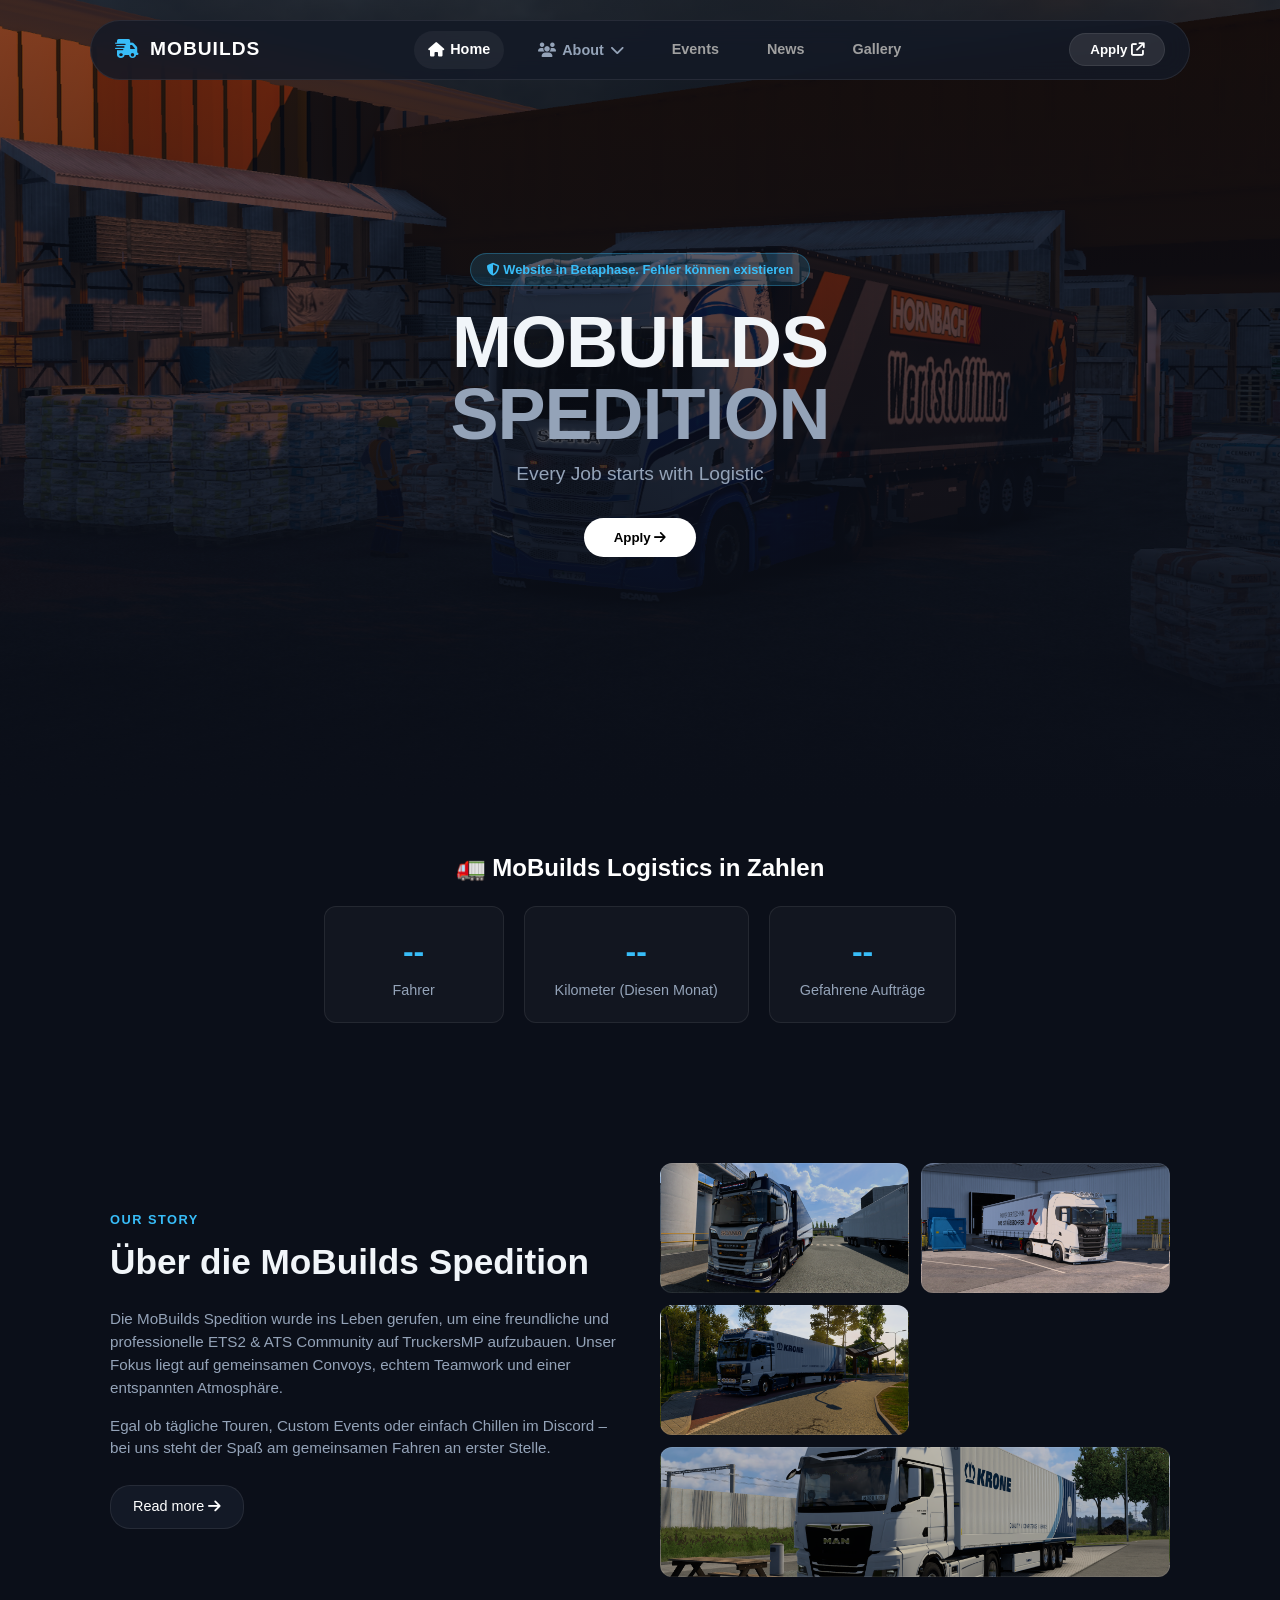
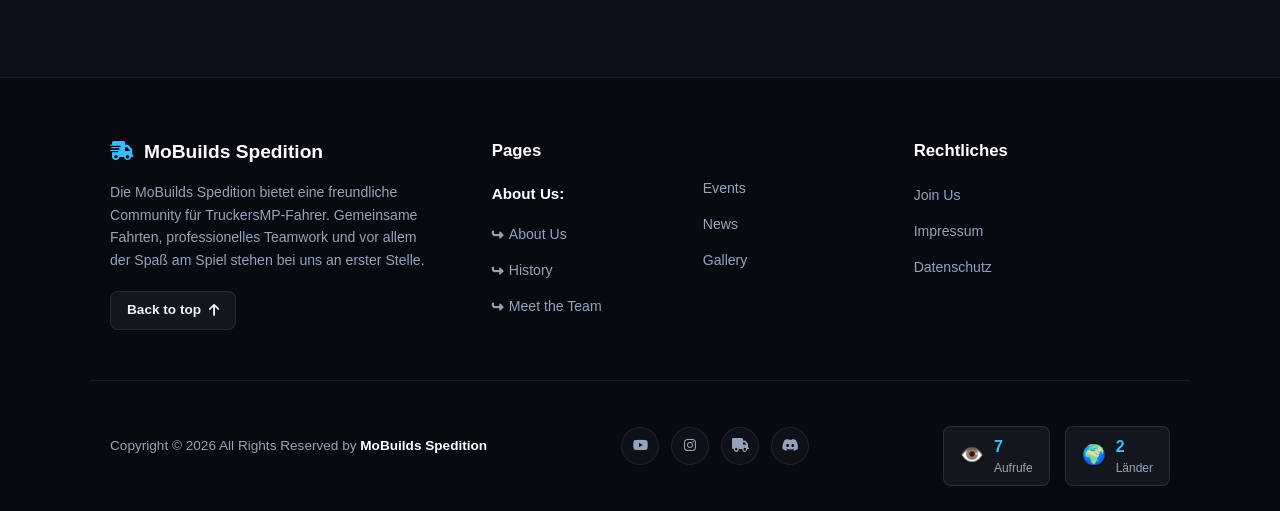
<file: index.html>
<!DOCTYPE html>
<html lang="de">
<head>
    <meta charset="UTF-8">
    <meta name="viewport" content="width=device-width, initial-scale=1.0">
    <title>MoBuilds Spedition | ETS2 & ATS Community</title>

    <!-- Logo im Browser-Tab -->
    <link rel="icon" type="image/png" href="logo.png">
    
    <!-- ... Rest deines Heads (CSS, Fonts) ... -->
</head>

<!-- Umami Analytics -->
<script 
  defer 
  src="https://cloud.umami.is/script.js" 
  data-website-id="DEINE_UMAMI_WEBSITE_ID">
</script>
    
    <!-- FontAwesome Icons -->
    <link rel="stylesheet" href="https://cdnjs.cloudflare.com/ajax/libs/font-awesome/6.4.0/css/all.min.css">
    
    <!-- Haupt-CSS -->
    <link rel="stylesheet" href="style.css">
    <!-- Favicon für den Browser-Tab -->
<link rel="icon" type="image/png" href="logo.png">
</head>
<body>

    <!-- NAVBAR -->
    <header class="navbar-wrapper">
        <nav class="navbar glass-panel">
            <a href="index.html" class="brand-logo">
                <i class="fa-solid fa-truck-fast logo-icon"></i>
                <span>MOBUILDS</span>
            </a>
            
            <div class="nav-links">
                <a href="index.html" class="nav-link active"><i class="fa-solid fa-house"></i> Home</a>
                
                <!-- ABOUT DROPDOWN -->
                <div class="dropdown">
                    <button class="dropdown-btn nav-link">
                        <i class="fa-solid fa-users"></i> About <i class="fa-solid fa-chevron-down arrow-icon"></i>
                    </button>
                    <div class="dropdown-content glass-panel">
                        <span class="dropdown-label">ÜBERSICHT</span>
                        
                        <a href="about.html" class="dropdown-item">
                            <i class="fa-solid fa-user-group"></i>
                            <div>
                                <strong>About us</strong>
                                <span>Lerne unsere Vision kennen.</span>
                            </div>
                        </a>
                        
                        <a href="history.html" class="dropdown-item">
                            <i class="fa-solid fa-clock-rotate-left"></i>
                            <div>
                                <strong>History</strong>
                                <span>Unsere Reise in ETS2.</span>
                            </div>
                        </a>
                        
                        <a href="team.html" class="dropdown-item">
                            <i class="fa-solid fa-user-shield"></i>
                            <div>
                                <strong>Meet the team</strong>
                                <span>Das Team hinter MoBuilds.</span>
                            </div>
                        </a>
                    </div>
                </div>

                <a href="events.html" class="nav-link">Events</a>
                <a href="news.html" class="nav-link">News</a>
                <a href="gallery.html" class="nav-link">Gallery</a>
            </div>
            
            <button class="btn-apply" onclick="openModal('bewerbungModal')">
                Apply <i class="fa-solid fa-arrow-up-right-from-square"></i>
            </button>
        </nav>
    </header>

    <!-- HERO SECTION -->
    <section id="home" class="hero-section">
        <div class="hero-bg" style="background-image: url('img/hero.jpg');"></div>
        <div class="hero-overlay"></div>
        
        <div class="hero-content">
            <div class="badge"><i class="fa-solid fa-shield-halved"></i> Website in Betaphase. Fehler können existieren</div>
            <h1 class="hero-title">MOBUILDS<br><span>SPEDITION</span></h1>
            <p class="hero-subtitle">Every Job starts with Logistic</p>
            <button class="btn-primary" onclick="openModal('bewerbungModal')">
                Apply <i class="fa-solid fa-arrow-right"></i>
            </button>
        </div>
    </section>

    <!-- TRUCKSBOOK STATS -->
<section class="tb-stats-section">
  <h2 style="color: #ffffff; margin-bottom: 20px;">🚛 MoBuilds Logistics in Zahlen</h2>
  <div class="tb-stats-grid">
    <div class="tb-stat-card">
      <span class="tb-number" id="tb-members">--</span>
      <span class="tb-label">Fahrer</span>
    </div>
    <div class="tb-stat-card">
      <span class="tb-number" id="tb-km-month">--</span>
      <span class="tb-label">Kilometer (Diesen Monat)</span>
    </div>
    <div class="tb-stat-card">
      <span class="tb-number" id="tb-jobs">--</span>
      <span class="tb-label">Gefahrene Aufträge</span>
    </div>
  </div>
</section>


    <!-- ABOUT / STORY SECTION -->
    <section id="about" class="section-container story-section">
        <div class="story-left">
            <span class="sub-title">OUR STORY</span>
            <h2>Über die MoBuilds Spedition</h2>
            <p>Die MoBuilds Spedition wurde ins Leben gerufen, um eine freundliche und professionelle ETS2 & ATS Community auf TruckersMP aufzubauen. Unser Fokus liegt auf gemeinsamen Convoys, echtem Teamwork und einer entspannten Atmosphäre.</p>
            <p>Egal ob tägliche Touren, Custom Events oder einfach Chillen im Discord – bei uns steht der Spaß am gemeinsamen Fahren an erster Stelle.</p>
            <a href="about.html" class="btn-secondary">Read more <i class="fa-solid fa-arrow-right"></i></a>
        </div>
        
        <div class="story-right gallery-grid-mini">
            <div class="grid-img img-large" style="background-image: url('img/story1.jpg');"></div>
            <div class="grid-img" style="background-image: url('img/story2.jpg');"></div>
            <div class="grid-img" style="background-image: url('img/story3.jpg');"></div>
            <div class="grid-img img-wide" style="background-image: url('img/story4.jpg');"></div>
        </div>
    </section>

    <!-- FOOTER SECTION -->
    <footer class="site-footer">
        <div class="footer-container">
            <!-- Spalte 1: Brand / Info -->
            <div class="footer-col brand-col">
                <div class="footer-brand">
                    <i class="fa-solid fa-truck-fast"></i>
                    <span>MoBuilds Spedition</span>
                </div>
                <p>Die MoBuilds Spedition bietet eine freundliche Community für TruckersMP-Fahrer. Gemeinsame Fahrten, professionelles Teamwork und vor allem der Spaß am Spiel stehen bei uns an erster Stelle.</p>
                <a href="#home" class="btn-back-top">Back to top <i class="fa-solid fa-arrow-up"></i></a>
            </div>

            <!-- Spalte 2: Pages -->
            <div class="footer-col">
                <h4>Pages</h4>
                <ul class="footer-links">
                    <li class="footer-subheading">About Us:</li>
                    <li><a href="about.html"><i class="fa-solid fa-turn-up fa-rotate-90"></i> About Us</a></li>
                    <li><a href="history.html"><i class="fa-solid fa-turn-up fa-rotate-90"></i> History</a></li>
                    <li><a href="team.html"><i class="fa-solid fa-turn-up fa-rotate-90"></i> Meet the Team</a></li>
                </ul>
            </div>

            <!-- Spalte 3: Navigation -->
            <div class="footer-col standalone-links">
                <ul class="footer-links">
                    <li><a href="events.html">Events</a></li>
                    <li><a href="news.html">News</a></li>
                    <li><a href="gallery.html">Gallery</a></li>
                </ul>
            </div>

            <!-- Spalte 4: Quick Links / Rechtliches -->
            <div class="footer-col">
                <h4>Rechtliches</h4>
                <ul class="footer-links">
                    <li><a href="#" onclick="openModal('bewerbungModal')">Join Us</a></li>
                    <li><a href="javascript:void(0)" onclick="openImpressum()">Impressum</a></li>
                    <li><a href="javascript:void(0)" onclick="openDatenschutz()">Datenschutz</a></li>
                </ul>
            </div>
        </div>

        <!-- Unten: Copyright & Socials -->
        <div class="footer-bottom">
            <p>Copyright &copy; 2026 All Rights Reserved by <strong>MoBuilds Spedition</strong></p>
            <div class="social-icons">
                <a href="https://www.youtube.com/@anorak4841" aria-label="YouTube"><i class="fa-brands fa-youtube"></i></a>
                <a href="https://www.instagram.com/mobuilds_spedition/" aria-label="Instagram"><i class="fa-brands fa-instagram"></i></a>
                <a href="https://truckersmp.com/vtc/90638" aria-label="TruckersMP"><i class="fa-solid fa-truck"></i></a>
                <a href="https://discord.gg/Jp56gwbBX9" aria-label="Discord"><i class="fa-brands fa-discord"></i></a>
            </div>

            <div class="website-stats-container">
  <div class="stat-card">
    <span class="stat-icon">👁️</span>
    <div class="stat-info">
      <span class="stat-value" id="pageviews-count">7</span>
      <span class="stat-label">Aufrufe</span>
    </div>
  </div>

  <div class="stat-card">
    <span class="stat-icon">🌍</span>
    <div class="stat-info">
      <span class="stat-value" id="countries-count">2</span>
      <span class="stat-label">Länder</span>
    </div>
  </div>
</div>
        </div>
    </footer>

    <!-- IMPRESSUM MODAL MIT TRUCK ANIMATION -->
<div id="impressumModal" class="modal-overlay">
    <!-- Der LKW, der durchs Bild fährt -->
    <div class="truck-wrapper">
        <i class="fa-solid fa-truck-moving truck-icon"></i>
    </div>

    <!-- Das Fenster selbst -->
    <div class="modal-window glass-panel">
        <button class="modal-close" onclick="closeImpressum()">&times;</button>
        
        <h2><i class="fa-solid fa-scale-balanced"></i> Impressum</h2>
        <hr class="modal-divider">
        
        <div class="modal-body">
            <h3>Angaben gemäß § 5 TMG</h3>
            <p><strong>MoBuilds Spedition</strong><br>
            Beethovenstraße 63<br>
            89518 Heidenheim</p>

            <h3>Vertreten durch: Maurice konrad</h3>
            <p>Die Speditionsleitung</p>

            <h3>Kontakt:</h3>
            <p>E-Mail: info@mobuilds-spedition.de<br>
            Discord: @itzanorak</p>

            <h3>Haftungsausschluss:</h3>
            <p>Dies ist eine rein virtuelle Spedition für TruckersMP (Euro Truck Simulator 2 / American Truck Simulator). Es handelt sich um kein reales Transportunternehmen.</p>
        </div>
    </div>
</div>
<script>
    // Impressum Funktionen
    function openImpressum() {
        document.getElementById('impressumModal').classList.add('active');
    }
    function closeImpressum() {
        document.getElementById('impressumModal').classList.remove('active');
    }

    // Datenschutz Funktionen
    function openDatenschutz() {
        document.getElementById('datenschutzModal').classList.add('active');
    }
    function closeDatenschutz() {
        document.getElementById('datenschutzModal').classList.remove('active');
    }

    // Schließen beim Klick außerhalb des Fensters
    window.onclick = function(event) {
        let impModal = document.getElementById('impressumModal');
        let datModal = document.getElementById('datenschutzModal');
        
        if (event.target == impModal) closeImpressum();
        if (event.target == datModal) closeDatenschutz();
    }
</script>

<!-- DATENSCHUTZ MODAL MIT TRUCK ANIMATION -->
<div id="datenschutzModal" class="modal-overlay">
    <div class="truck-wrapper">
        <i class="fa-solid fa-truck-moving truck-icon"></i>
    </div>

    <div class="modal-window glass-panel">
        <button class="modal-close" onclick="closeDatenschutz()">&times;</button>
        
        <h2><i class="fa-solid fa-user-shield"></i> Datenschutz</h2>
        <hr class="modal-divider">
        
        <div class="modal-body" style="max-height: 60vh; overflow-y: auto;">
            <h3>1. Datenschutz auf einen Blick</h3>
            <p>Die folgenden Hinweise geben einen einfachen Überblick darüber, was mit Ihren personenbezogenen Daten passiert, wenn Sie unsere Website besuchen.</p>

            <h3>2. Datenerfassung auf unserer Website</h3>
            <p>Diese Website dient ausschließlich als Informationsplattform für die virtuelle Spedition <strong>MoBuilds Spedition</strong> auf TruckersMP. Es werden keine personenbezogenen Daten ohne Ihre Zustimmung gespeichert oder verarbeitet.</p>

            <h3>3. Discord & externe Links</h3>
            <p>Auf unserer Website befinden sich Links zu externen Diensten (wie Discord, TruckersMP, YouTube). Beim Klick auf diese Links gelten die Datenschutzbestimmungen der jeweiligen Anbieter.</p>
        </div>
    </div>
</div>

<!-- BEWERBUNG MODAL -->
<div id="bewerbungModal" class="modal-overlay">
    <div class="modal-window glass-panel modal-large">
        <button class="modal-close" onclick="closeBewerbung()">&times;</button>
        
        <h2><i class="fa-solid fa-file-signature"></i> Bewerbung bei MoBuilds</h2>
        <p class="modal-subtext">Werde Teil unserer Spedition! Fülle einfach das Formular aus.</p>
        <hr class="modal-divider">
        
        <form action="https://formspree.io/f/xvzebrpr" method="POST" class="apply-form">
            <!-- Name & Alter -->
            <div class="form-row">
                <div class="form-group">
                    <label for="name">InGame-Name / Name *</label>
                    <input type="text" id="name" name="Name" required placeholder="z. B. TruckerMax">
                </div>
                <div class="form-group">
                    <label for="age">Alter *</label>
                    <input type="number" id="age" name="Alter" min="10" max="99" required placeholder="z. B. 22">
                </div>
            </div>

            <!-- VTC Erfahrung -->
            <div class="form-group">
                <label for="prevVtc">Warst du bereits in einer VTC? Falls ja, in welcher?</label>
                <input type="text" id="prevVtc" name="Vorherige_VTC" placeholder="Nein / Oder Name der VTC">
            </div>

            <!-- Map DLCs (Checkboxen) -->
            <div class="form-group">
                <label>Welche ETS2 Map DLCs besitzt du?</label>
                <div class="checkbox-grid">
                    <label class="checkbox-item"><input type="checkbox" name="DLC[]" value="Going East!"> Going East!</label>
                    <label class="checkbox-item"><input type="checkbox" name="DLC[]" value="Scandinavia"> Scandinavia</label>
                    <label class="checkbox-item"><input type="checkbox" name="DLC[]" value="Vive la France!"> Vive la France!</label>
                    <label class="checkbox-item"><input type="checkbox" name="DLC[]" value="Italia"> Italia</label>
                    <label class="checkbox-item"><input type="checkbox" name="DLC[]" value="Beyond the Baltic Sea"> Beyond the Baltic Sea</label>
                    <label class="checkbox-item"><input type="checkbox" name="DLC[]" value="Road to the Black Sea"> Road to the Black Sea</label>
                    <label class="checkbox-item"><input type="checkbox" name="DLC[]" value="Iberia"> Iberia</label>
                    <label class="checkbox-item"><input type="checkbox" name="DLC[]" value="West Balkans"> West Balkans</label>
                    <label class="checkbox-item"><input type="checkbox" name="DLC[]" value="Greece"> Greece</label>
                    <label class="checkbox-item"><input type="checkbox" name="DLC[]" value="Nordic Horizons"> Nordic Horizons</label>
                </div>
            </div>

            <!-- Führungsrolle -->
            <div class="form-group">
                <label for="managementRole">Wärst du bereit, irgendwann eine Rolle in der Speditionsleitung zu übernehmen?</label>
                <select id="managementRole" name="Bereit_für_Leitung" required>
                    <option value="" disabled selected>Bitte wählen...</option>
                    <option value="Ja">Ja, sehr gerne!</option>
                    <option value="Vielleicht">Vielleicht, nach gewisser Zeit</option>
                    <option value="Nein">Nein, ich möchte nur entspannt fahren</option>
                </select>
            </div>

            <!-- Absenden Button -->
            <button type="submit" class="btn-submit">
                Bewerbung absenden <i class="fa-solid fa-paper-plane"></i>
            </button>
        </form>
    </div>
</div>

<script>
    // Impressum
    function openImpressum() { document.getElementById('impressumModal').classList.add('active'); }
    function closeImpressum() { document.getElementById('impressumModal').classList.remove('active'); }

    // Datenschutz
    function openDatenschutz() { document.getElementById('datenschutzModal').classList.add('active'); }
    function closeDatenschutz() { document.getElementById('datenschutzModal').classList.remove('active'); }

    // Bewerbung
    function openBewerbung() { document.getElementById('bewerbungModal').classList.add('active'); }
    function closeBewerbung() { document.getElementById('bewerbungModal').classList.remove('active'); }

    // Universal Open-Modal (für Buttons mit onclick="openModal('bewerbungModal')")
    function openModal(id) {
        document.getElementById(id).classList.add('active');
    }

    // Klick außerhalb schließt Fenster
    window.onclick = function(event) {
        let impModal = document.getElementById('impressumModal');
        let datModal = document.getElementById('datenschutzModal');
        let bewModal = document.getElementById('bewerbungModal');
        
        if (event.target == impModal) closeImpressum();
        if (event.target == datModal) closeDatenschutz();
        if (event.target == bewModal) closeBewerbung();
    }
</script>

    <!-- Gib deinen Zahl-Elementen im HTML eine ID, z.B. <span id="views">7</span> -->

<script>
  // Ersetze 'mobuilds-sped.de' durch deine Domain
  fetch('https://api.countapi.xyz/hit/mobuilds-sped.de/visits')
    .then(res => res.json())
    .then(data => {
      document.getElementById('views').innerText = data.value;
    })
    .catch(err => console.error(err));
</script>
</body>
</html>
</file>
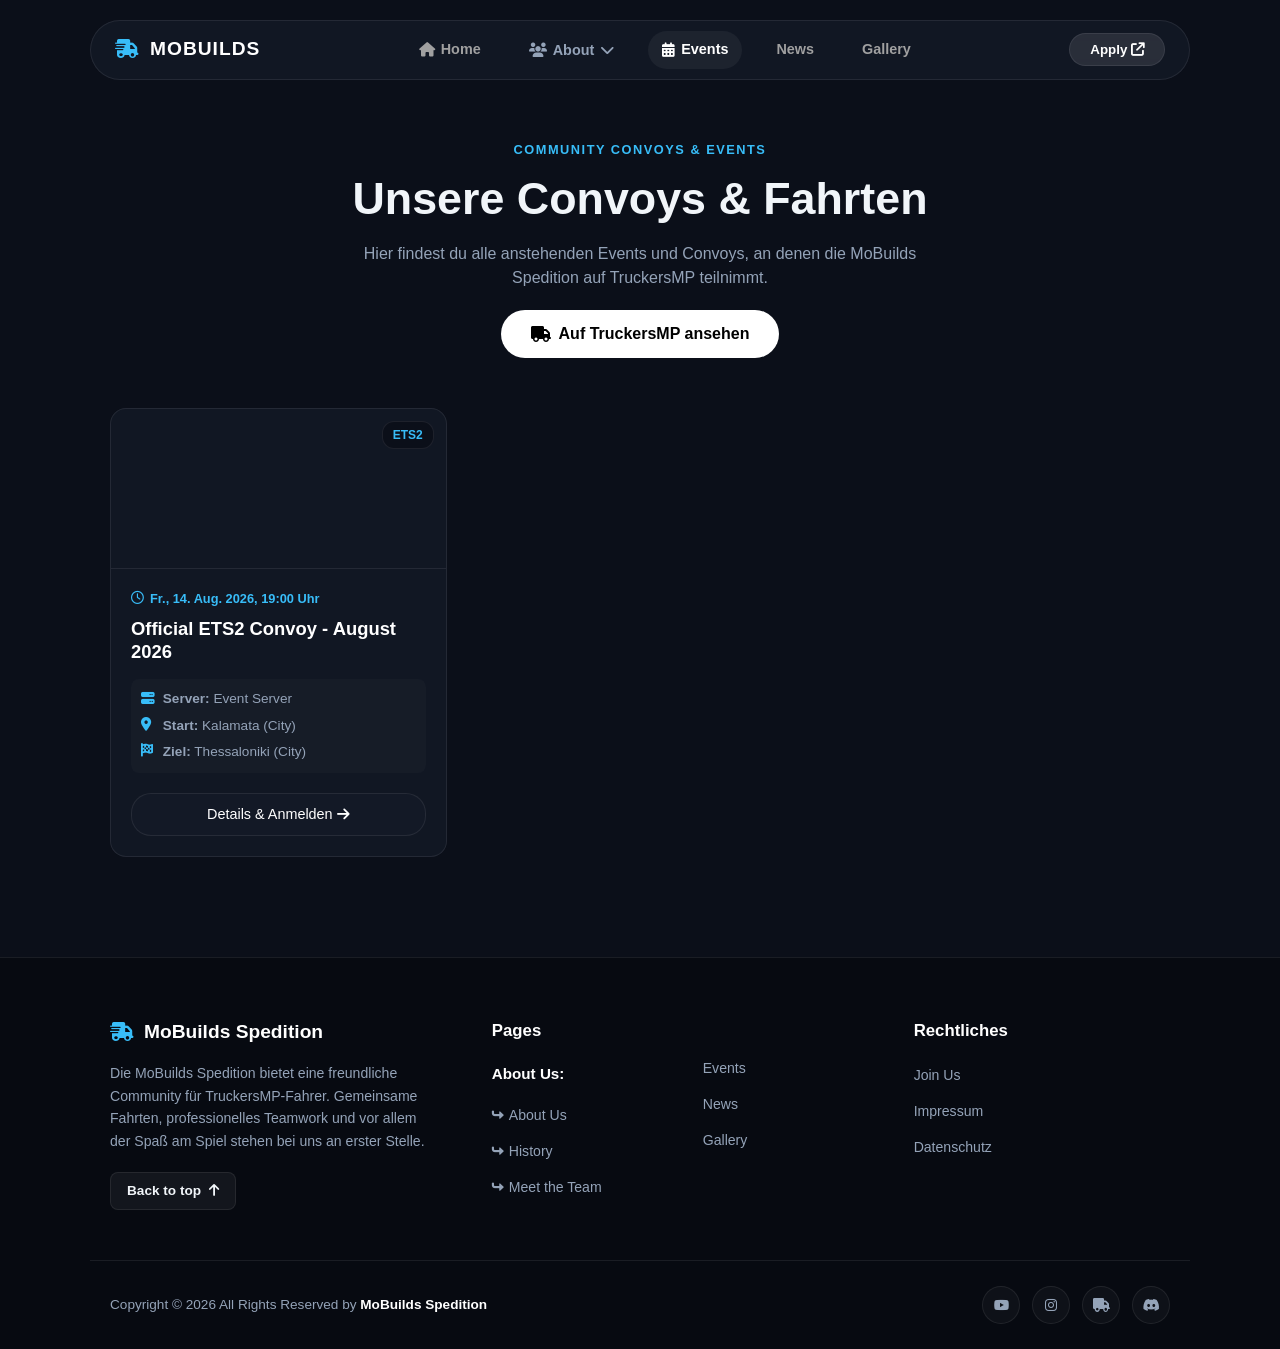
<file: events.html>
<!DOCTYPE html>
<html lang="de">
<head>
    <meta charset="UTF-8">
    <meta name="viewport" content="width=device-width, initial-scale=1.0">
    <title>Events | MoBuilds Spedition</title>
    <head>
    <meta charset="UTF-8">
    <meta name="viewport" content="width=device-width, initial-scale=1.0">
    <title>MoBuilds Logistics</title>

    <!-- Logo im Browser-Tab -->
    <link rel="icon" type="image/png" href="logo.png">
    
    <!-- ... Rest deines Heads (CSS, Fonts) ... -->
</head>
    
    <!-- FontAwesome Icons -->
    <link rel="stylesheet" href="https://cdnjs.cloudflare.com/ajax/libs/font-awesome/6.4.0/css/all.min.css">
    
    <!-- Haupt-CSS -->
    <link rel="stylesheet" href="style.css">
    <!-- Favicon für den Browser-Tab -->
<link rel="icon" type="image/png" href="logo.png">
</head>
<body>

    <!-- NAVBAR -->
    <header class="navbar-wrapper">
        <nav class="navbar glass-panel">
            <a href="index.html" class="brand-logo">
                <i class="fa-solid fa-truck-fast logo-icon"></i>
                <span>MOBUILDS</span>
            </a>
            
            <div class="nav-links">
                <a href="index.html" class="nav-link"><i class="fa-solid fa-house"></i> Home</a>
                
                <!-- ABOUT DROPDOWN -->
                <div class="dropdown">
                    <button class="dropdown-btn nav-link">
                        <i class="fa-solid fa-users"></i> About <i class="fa-solid fa-chevron-down arrow-icon"></i>
                    </button>
                    <div class="dropdown-content glass-panel">
                        <span class="dropdown-label">ÜBERSICHT</span>
                        
                        <a href="about.html" class="dropdown-item">
                            <i class="fa-solid fa-user-group"></i>
                            <div>
                                <strong>About us</strong>
                                <span>Lerne unsere Vision kennen.</span>
                            </div>
                        </a>
                        
                        <a href="history.html" class="dropdown-item">
                            <i class="fa-solid fa-clock-rotate-left"></i>
                            <div>
                                <strong>History</strong>
                                <span>Unsere Reise in ETS2.</span>
                            </div>
                        </a>
                        
                        <a href="team.html" class="dropdown-item">
                            <i class="fa-solid fa-user-shield"></i>
                            <div>
                                <strong>Meet the team</strong>
                                <span>Das Team hinter MoBuilds.</span>
                            </div>
                        </a>
                    </div>
                </div>

                <a href="events.html" class="nav-link active"><i class="fa-solid fa-calendar-days"></i> Events</a>
                <a href="news.html" class="nav-link">News</a>
                <a href="gallery.html" class="nav-link">Gallery</a>
            </div>
            
            <button class="btn-apply" onclick="openModal('bewerbungModal')">
                Apply <i class="fa-solid fa-arrow-up-right-from-square"></i>
            </button>
        </nav>
    </header>

    <!-- EVENTS HERO SECTION -->
    <section class="section-container" style="margin-top: 140px;">
        <div style="text-align: center; margin-bottom: 50px;">
            <span class="sub-title">COMMUNITY CONVOYS & EVENTS</span>
            <h1 style="font-size: 2.8rem; font-weight: 800; margin-bottom: 10px;">Unsere Convoys & Fahrten</h1>
            <p style="color: var(--text-muted); max-width: 600px; margin: 0 auto 20px auto;">
                Hier findest du alle anstehenden Events und Convoys, an denen die MoBuilds Spedition auf TruckersMP teilnimmt.
            </p>
            <a href="https://truckersmp.com/vtc/90638/events" target="_blank" class="btn-primary" style="display: inline-flex; align-items: center; gap: 8px; text-decoration: none;">
                <i class="fa-solid fa-truck"></i> Auf TruckersMP ansehen
            </a>
        </div>

        <!-- EVENTS GRID CONTAINER -->
        <div id="eventsContainer" class="events-grid">
            <div class="loading-state glass-panel">
                <i class="fa-solid fa-spinner fa-spin"></i>
                <p>Lade Events von TruckersMP...</p>
            </div>
        </div>
    </section>

    <!-- FOOTER SECTION -->
    <footer class="site-footer">
        <div class="footer-container">
            <div class="footer-col brand-col">
                <div class="footer-brand">
                    <i class="fa-solid fa-truck-fast"></i>
                    <span>MoBuilds Spedition</span>
                </div>
                <p>Die MoBuilds Spedition bietet eine freundliche Community für TruckersMP-Fahrer. Gemeinsame Fahrten, professionelles Teamwork und vor allem der Spaß am Spiel stehen bei uns an erster Stelle.</p>
                <a href="#top" class="btn-back-top">Back to top <i class="fa-solid fa-arrow-up"></i></a>
            </div>

            <div class="footer-col">
                <h4>Pages</h4>
                <ul class="footer-links">
                    <li class="footer-subheading">About Us:</li>
                    <li><a href="about.html"><i class="fa-solid fa-turn-up fa-rotate-90"></i> About Us</a></li>
                    <li><a href="history.html"><i class="fa-solid fa-turn-up fa-rotate-90"></i> History</a></li>
                    <li><a href="team.html"><i class="fa-solid fa-turn-up fa-rotate-90"></i> Meet the Team</a></li>
                </ul>
            </div>

            <div class="footer-col standalone-links">
                <ul class="footer-links">
                    <li><a href="events.html">Events</a></li>
                    <li><a href="news.html">News</a></li>
                    <li><a href="gallery.html">Gallery</a></li>
                </ul>
            </div>

            <div class="footer-col">
                <h4>Rechtliches</h4>
                <ul class="footer-links">
                    <li><a href="javascript:void(0)" onclick="openBewerbung()">Join Us</a></li>
                    <li><a href="javascript:void(0)" onclick="openImpressum()">Impressum</a></li>
                    <li><a href="javascript:void(0)" onclick="openDatenschutz()">Datenschutz</a></li>
                </ul>
            </div>
        </div>

        <div class="footer-bottom">
            <p>Copyright &copy; 2026 All Rights Reserved by <strong>MoBuilds Spedition</strong></p>
            <div class="social-icons">
                <a href="#" aria-label="YouTube"><i class="fa-brands fa-youtube"></i></a>
                <a href="#" aria-label="Instagram"><i class="fa-brands fa-instagram"></i></a>
                <a href="https://truckersmp.com/vtc/90638" target="_blank" aria-label="TruckersMP"><i class="fa-solid fa-truck"></i></a>
                <a href="#" aria-label="Discord"><i class="fa-brands fa-discord"></i></a>
            </div>
        </div>
    </footer>

    <!-- SCRIPT FOR TRUCKERSMP EVENTS FETCHING -->
   <script>
    // DEINE EVENT-IDS:
    const attendingEventIds = [36863];

    async function fetchAttendingEvents() {
        const container = document.getElementById('eventsContainer');
        let loadedEvents = [];

        // Live-Daten von TruckersMP abrufen
        for (let id of attendingEventIds) {
            try {
                const response = await fetch(`https://api.truckersmp.com/v2/events/${id}`);
                const data = await response.json();
                
                if (!data.error && data.response) {
                    loadedEvents.push(data.response);
                }
            } catch (err) {
                console.log("Lokaler Testmodus aktiv (CORS-Schutz des Browsers)");
            }
        }

        // Falls lokal blockiert (file://), nutze Test-Daten
        if (loadedEvents.length === 0) {
            loadedEvents = [{
                id: 36863,
                name: "Official ETS2 Convoy - August 2026",
                game: "ETS2",
                start_at: "2026-08-14 19:00:00",
                banner: "https://static.truckersmp.com/images/events/banners/36863.png",
                server: { name: "Event Server" },
                departure: { location: "Kalamata (City)" },
                arrive: { location: "Thessaloniki (City)" }
            }];
        }

        renderEvents(loadedEvents);
    }

    function renderEvents(events) {
        const container = document.getElementById('eventsContainer');
        container.innerHTML = '';

        events.forEach(event => {
            const eventDate = new Date(event.start_at);
            const formattedDate = eventDate.toLocaleDateString('de-DE', {
                weekday: 'short', day: '2-digit', month: 'short', year: 'numeric', hour: '2-digit', minute: '2-digit'
            });

            // Banner-URL von TMP prüfen oder Fallback nutzen
            const bannerUrl = event.banner || 'img/hero.jpg';

            const eventCard = document.createElement('div');
            eventCard.className = 'event-card glass-panel';
            eventCard.innerHTML = `
                <div class="event-banner" style="background-image: url('${bannerUrl}');">
                    <span class="event-badge">${event.game || 'ETS2'}</span>
                </div>
                <div class="event-content">
                    <span class="event-date"><i class="fa-regular fa-clock"></i> ${formattedDate} Uhr</span>
                    <h3 class="event-title">${event.name}</h3>
                    <div class="event-details">
                        <p><i class="fa-solid fa-server"></i> <strong>Server:</strong> ${event.server ? event.server.name : 'TBA'}</p>
                        <p><i class="fa-solid fa-location-dot"></i> <strong>Start:</strong> ${event.departure ? (event.departure.location || event.departure.city) : 'TBA'}</p>
                        <p><i class="fa-solid fa-flag-checkered"></i> <strong>Ziel:</strong> ${event.arrive ? (event.arrive.location || event.arrive.city) : 'TBA'}</p>
                    </div>
                    <a href="https://truckersmp.com/events/${event.id}" target="_blank" class="btn-secondary event-btn">
                        Details & Anmelden <i class="fa-solid fa-arrow-right"></i>
                    </a>
                </div>
            `;
            container.appendChild(eventCard);
        });
    }

    document.addEventListener('DOMContentLoaded', fetchAttendingEvents);
</script>
</file>
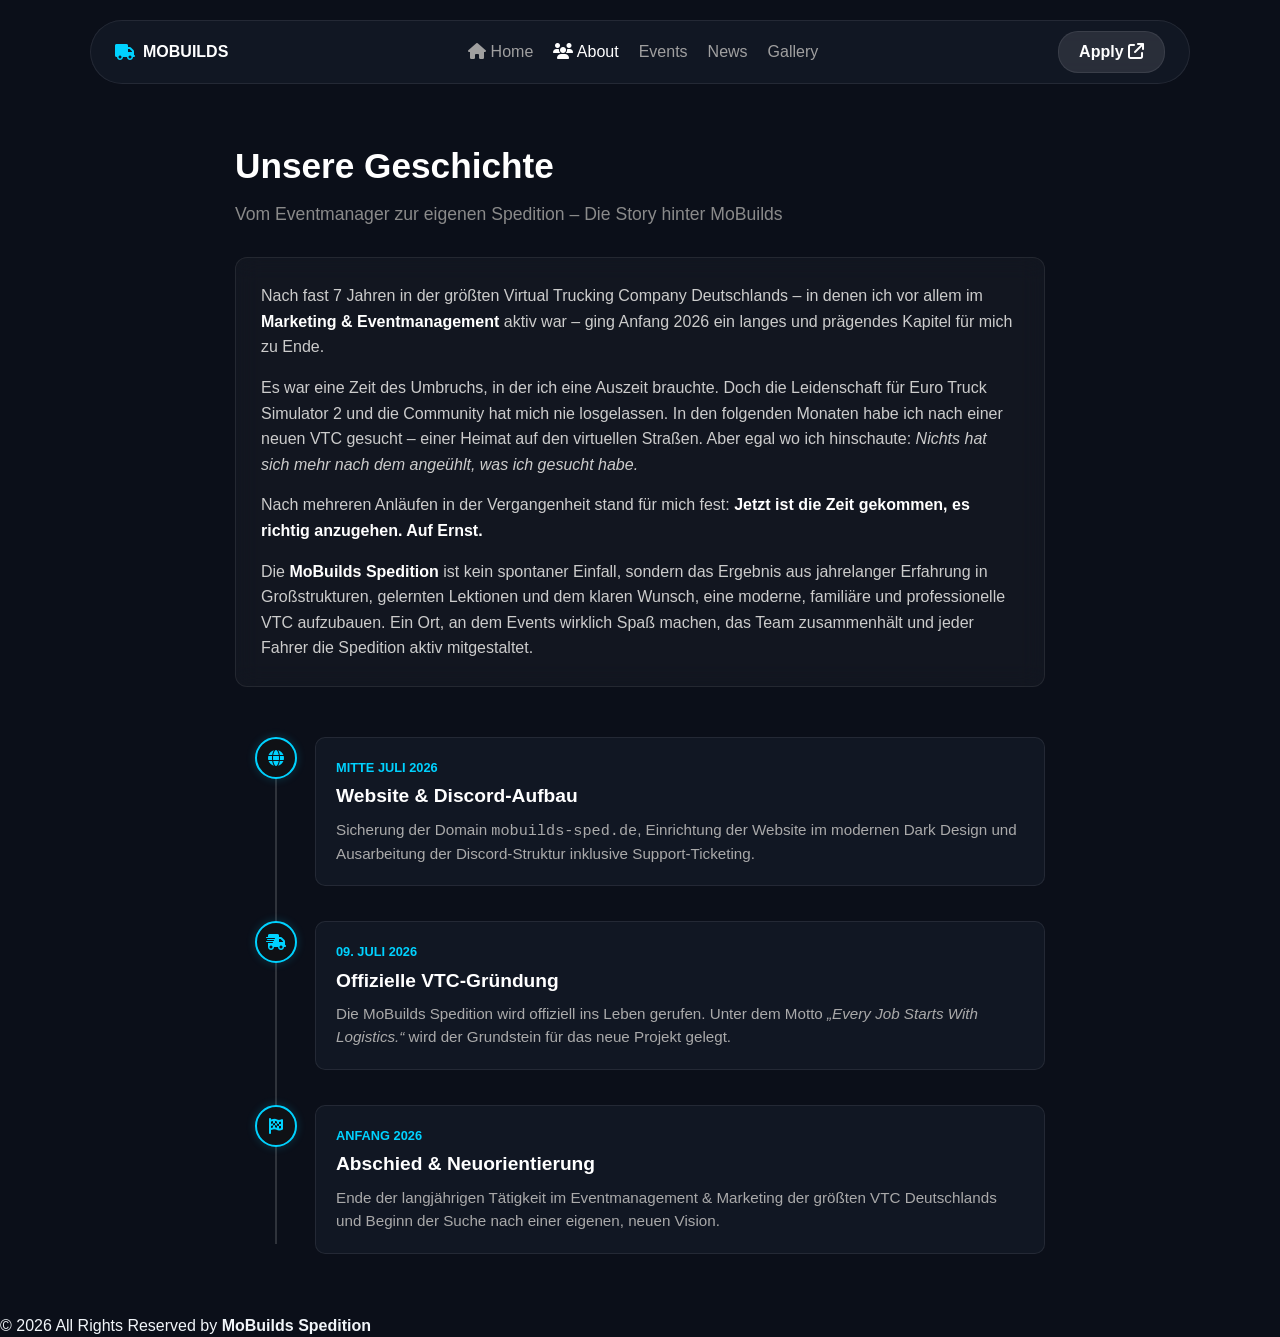
<file: history.html>
<!DOCTYPE html>
<html lang="de">
<head>
    <meta charset="UTF-8">
    <meta name="viewport" content="width=device-width, initial-scale=1.0">
    <title>Geschichte & Meilensteine | MoBuilds Spedition</title>

    <!-- Favicon -->
    <link rel="icon" type="image/png" href="logo.png">

    <!-- FontAwesome Icons -->
    <link rel="stylesheet" href="https://cdnjs.cloudflare.com/ajax/libs/font-awesome/6.4.0/css/all.min.css">

    <!-- Haupt-CSS -->
    <link rel="stylesheet" href="style.css">
</head>
<body>

 <header class="navbar-wrapper">
    <nav class="navbar glass-panel">
        <a href="index.html" class="logo">
            <i class="fa-solid fa-truck"></i>
            <span>MOBUILDS</span>
        </a>
        <div class="nav-links">
            <a href="index.html"><i class="fa-solid fa-house"></i> Home</a>
            <a href="history.html" class="active"><i class="fa-solid fa-users"></i> About</a>
            <a href="#">Events</a>
            <a href="#">News</a>
            <a href="#">Gallery</a>
        </div>
        <a href="https://mobuilds-sped.de" class="btn-apply">Apply <i class="fa-solid fa-arrow-up-right-from-square"></i></a>
    </nav>
</header>

    <!-- MAIN CONTENT -->
    <main class="history-container">
        <!-- STORY HEADER -->
        <section class="history-header">
            <h1>Unsere Geschichte</h1>
            <p class="subtitle">Vom Eventmanager zur eigenen Spedition – Die Story hinter MoBuilds</p>
            
            <div class="story-text glass-panel">
                <p>
                    Nach fast 7 Jahren in der größten Virtual Trucking Company Deutschlands – in denen ich vor allem im <strong>Marketing & Eventmanagement</strong> aktiv war – ging Anfang 2026 ein langes und prägendes Kapitel für mich zu Ende.
                </p>
                <p>
                    Es war eine Zeit des Umbruchs, in der ich eine Auszeit brauchte. Doch die Leidenschaft für Euro Truck Simulator 2 und die Community hat mich nie losgelassen. In den folgenden Monaten habe ich nach einer neuen VTC gesucht – einer Heimat auf den virtuellen Straßen. Aber egal wo ich hinschaute: <em>Nichts hat sich mehr nach dem angeühlt, was ich gesucht habe.</em>
                </p>
                <p>
                    Nach mehreren Anläufen in der Vergangenheit stand für mich fest: <strong>Jetzt ist die Zeit gekommen, es richtig anzugehen. Auf Ernst.</strong>
                </p>
                <p>
                    Die <strong>MoBuilds Spedition</strong> ist kein spontaner Einfall, sondern das Ergebnis aus jahrelanger Erfahrung in Großstrukturen, gelernten Lektionen und dem klaren Wunsch, eine moderne, familiäre und professionelle VTC aufzubauen. Ein Ort, an dem Events wirklich Spaß machen, das Team zusammenhält und jeder Fahrer die Spedition aktiv mitgestaltet.
                </p>
            </div>
        </section>

        <!-- TIMELINE -->
        <section class="timeline">

            <!-- Meilenstein 3: Website & System -->
            <div class="timeline-item">
                <div class="timeline-icon">
                    <i class="fa-solid fa-globe"></i>
                </div>
                <div class="timeline-content glass-panel">
                    <span class="timeline-date">Mitte Juli 2026</span>
                    <h3>Website & Discord-Aufbau</h3>
                    <p>Sicherung der Domain <code>mobuilds-sped.de</code>, Einrichtung der Website im modernen Dark Design und Ausarbeitung der Discord-Struktur inklusive Support-Ticketing.</p>
                </div>
            </div>

            <!-- Meilenstein 2: Offizielle Gründung -->
            <div class="timeline-item">
                <div class="timeline-icon">
                    <i class="fa-solid fa-truck-fast"></i>
                </div>
                <div class="timeline-content glass-panel">
                    <span class="timeline-date">09. Juli 2026</span>
                    <h3>Offizielle VTC-Gründung</h3>
                    <p>Die MoBuilds Spedition wird offiziell ins Leben gerufen. Unter dem Motto <em>„Every Job Starts With Logistics.“</em> wird der Grundstein für das neue Projekt gelegt.</p>
                </div>
            </div>

            <!-- Meilenstein 1: Das alte Kapitel schließt sich -->
            <div class="timeline-item">
                <div class="timeline-icon">
                    <i class="fa-solid fa-flag-checkered"></i>
                </div>
                <div class="timeline-content glass-panel">
                    <span class="timeline-date">Anfang 2026</span>
                    <h3>Abschied & Neuorientierung</h3>
                    <p>Ende der langjährigen Tätigkeit im Eventmanagement & Marketing der größten VTC Deutschlands und Beginn der Suche nach einer eigenen, neuen Vision.</p>
                </div>
            </div>

        </section>
    </main>

    <!-- FOOTER -->
    <footer>
        <p>&copy; 2026 All Rights Reserved by <strong>MoBuilds Spedition</strong></p>
    </footer>

</body>
</html>
</file>
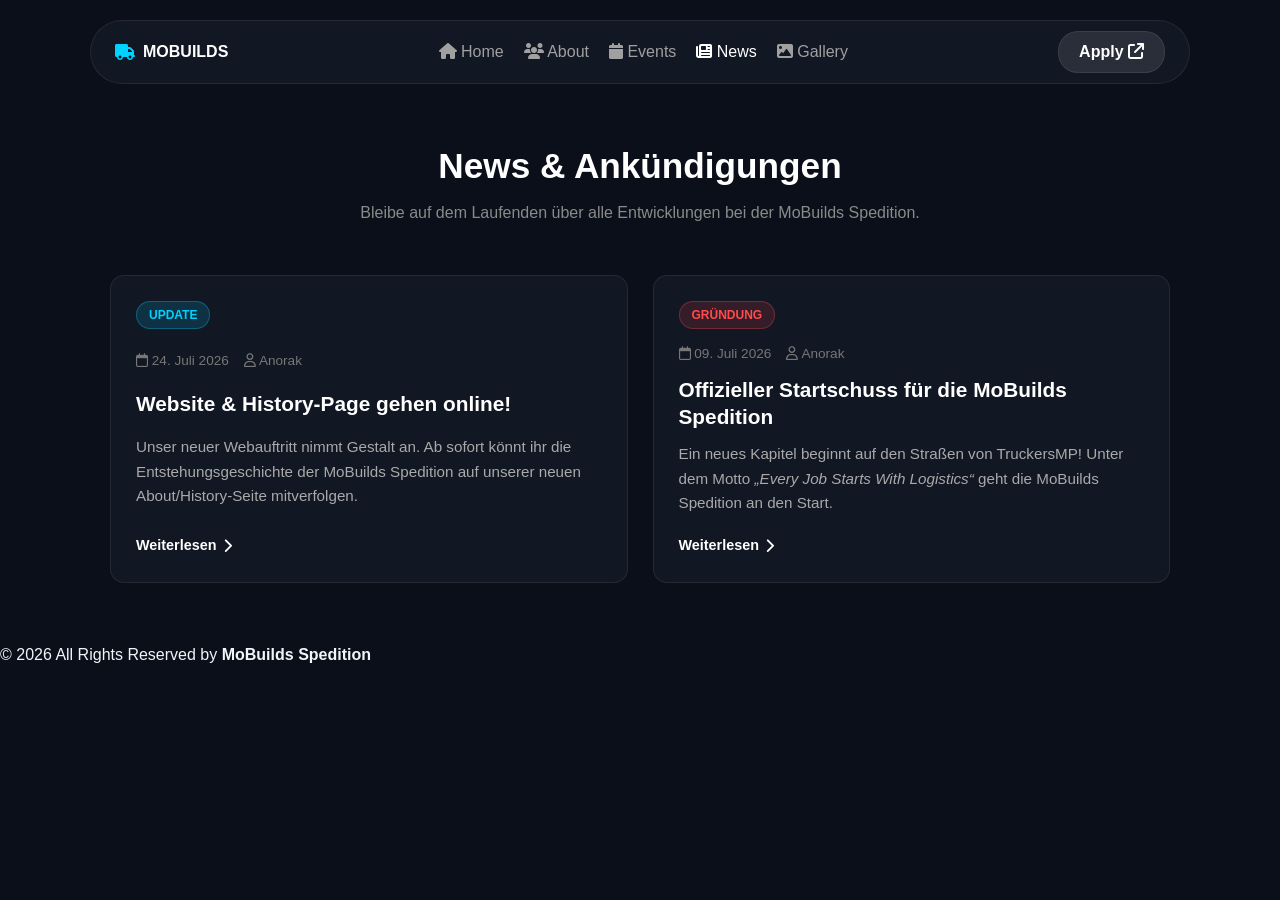
<file: news.html>
<!DOCTYPE html>
<html lang="de">
<head>
    <meta charset="UTF-8">
    <meta name="viewport" content="width=device-width, initial-scale=1.0">
    <title>News & Updates | MoBuilds Spedition</title>

    <!-- Favicon -->
    <link rel="icon" type="image/png" href="logo.png">

    <!-- FontAwesome Icons -->
    <link rel="stylesheet" href="https://cdnjs.cloudflare.com/ajax/libs/font-awesome/6.4.0/css/all.min.css">

    <!-- Haupt-CSS -->
    <link rel="stylesheet" href="style.css">
</head>
<body>

    <!-- NAVBAR (Identisch zur Startseite) -->
    <header class="navbar-wrapper">
        <nav class="navbar glass-panel">
            <a href="index.html" class="logo">
                <i class="fa-solid fa-truck"></i>
                <span>MOBUILDS</span>
            </a>
            <div class="nav-links">
                <a href="index.html"><i class="fa-solid fa-house"></i> Home</a>
                <a href="history.html"><i class="fa-solid fa-users"></i> About</a>
                <a href="#"><i class="fa-solid fa-calendar"></i> Events</a>
                <a href="news.html" class="active"><i class="fa-solid fa-newspaper"></i> News</a>
                <a href="#"><i class="fa-solid fa-image"></i> Gallery</a>
            </div>
            <a href="https://mobuilds-sped.de" class="btn-apply">Apply <i class="fa-solid fa-arrow-up-right-from-square"></i></a>
        </nav>
    </header>

    <!-- MAIN CONTENT -->
    <main class="news-container">
        <section class="news-header">
            <h1>News & Ankündigungen</h1>
            <p>Bleibe auf dem Laufenden über alle Entwicklungen bei der MoBuilds Spedition.</p>
        </section>

        <!-- NEWS GRID -->
        <section class="news-grid">

            <!-- Artikel 2: Website Launch -->
            <article class="news-card glass-panel">
                <div class="news-badge">Update</div>
                <div class="news-meta">
                    <span><i class="fa-regular fa-calendar"></i> 24. Juli 2026</span>
                    <span><i class="fa-regular fa-user"></i> Anorak</span>
                </div>
                <h2>Website & History-Page gehen online!</h2>
                <p>
                    Unser neuer Webauftritt nimmt Gestalt an. Ab sofort könnt ihr die Entstehungsgeschichte der MoBuilds Spedition auf unserer neuen About/History-Seite mitverfolgen.
                </p>
                <a href="#" class="news-link">Weiterlesen <i class="fa-solid fa-chevron-right"></i></a>
            </article>

            <!-- Artikel 1: Gründung -->
            <article class="news-card glass-panel">
                <div class="news-badge Highlight">Gründung</div>
                <div class="news-meta">
                    <span><i class="fa-regular fa-calendar"></i> 09. Juli 2026</span>
                    <span><i class="fa-regular fa-user"></i> Anorak</span>
                </div>
                <h2>Offizieller Startschuss für die MoBuilds Spedition</h2>
                <p>
                    Ein neues Kapitel beginnt auf den Straßen von TruckersMP! Unter dem Motto <em>„Every Job Starts With Logistics“</em> geht die MoBuilds Spedition an den Start.
                </p>
                <a href="#" class="news-link">Weiterlesen <i class="fa-solid fa-chevron-right"></i></a>
            </article>

        </section>
    </main>

    <!-- FOOTER -->
    <footer>
        <p>&copy; 2026 All Rights Reserved by <strong>MoBuilds Spedition</strong></p>
    </footer>

</body>
</html>
</file>
<file: style.css>
:root {
    /* Dunkles Blau-Grau Farbschema */
    --bg-dark: #0b0f19;          /* Deep Blue-Grey Background */
    --bg-card: #131926;          /* Darker Slate Card Background */
    --bg-card-hover: #192233;
    --accent-cyan: #38bdf8;       /* Light Cyan / Cool Blue Accent */
    --accent-blue: #0284c7;       /* Mid Navy Accent */
    --text-main: #f1f5f9;
    --text-muted: #94a3b8;
    --border-color: rgba(255, 255, 255, 0.08);
    --border-hover: rgba(56, 189, 248, 0.4);
    --font-heading: 'Plus Jakarta Sans', sans-serif;
    --font-body: 'Plus Jakarta Sans', sans-serif;
}

* {
    margin: 0;
    padding: 0;
    box-sizing: border-box;
}

html {
    scroll-behavior: smooth;
}

body {
    background-color: var(--bg-dark);
    color: var(--text-main);
    font-family: var(--font-body);
    overflow-x: hidden;
    line-height: 1.5;
}

/* GLASS PANEL UTILITY */
.glass-panel {
    background: rgba(19, 25, 38, 0.85);
    backdrop-filter: blur(12px);
    -webkit-backdrop-filter: blur(12px);
    border: 1px solid var(--border-color);
    border-radius: 16px;
}

/* NAVBAR */
.navbar-wrapper {
    position: fixed;
    top: 20px;
    left: 0;
    width: 100%;
    display: flex;
    justify-content: center;
    z-index: 1000;
    padding: 0 20px;
}

.navbar {
    width: 100%;
    max-width: 1100px;
    padding: 10px 24px;
    display: flex;
    justify-content: space-between;
    align-items: center;
    border-radius: 40px;
}

.brand-logo {
    display: flex;
    align-items: center;
    gap: 10px;
    color: #fff;
    text-decoration: none;
    font-weight: 800;
    font-size: 1.2rem;
    letter-spacing: 1px;
}

.logo-icon {
    color: var(--accent-cyan);
}

.nav-links {
    display: flex;
    align-items: center;
    gap: 20px;
}

.nav-link {
    color: var(--text-muted);
    text-decoration: none;
    font-size: 0.9rem;
    font-weight: 600;
    padding: 8px 14px;
    border-radius: 20px;
    transition: all 0.2s;
    background: transparent;
    border: none;
    cursor: pointer;
    display: flex;
    align-items: center;
    gap: 6px;
}

.nav-link:hover, .nav-link.active {
    color: #fff;
    background: rgba(255, 255, 255, 0.05);
}

/* DROPDOWN CONTAINER & HOVER FIX */
.dropdown {
    position: relative;
    padding-bottom: 15px;
    margin-bottom: -15px;
}

.dropdown-content {
    display: none;
    position: absolute;
    top: 100%;
    left: 0;
    width: 280px;
    padding: 18px;
    flex-direction: column;
    gap: 12px;
    box-shadow: 0 20px 40px rgba(0, 0, 0, 0.6);
    z-index: 1010;
}

.dropdown:hover .dropdown-content {
    display: flex;
}

.dropdown-label {
    font-size: 0.75rem;
    color: var(--accent-cyan);
    font-weight: 700;
    letter-spacing: 1px;
    margin-bottom: 4px;
}

.dropdown-item {
    display: flex !important;
    align-items: center;
    gap: 14px;
    color: var(--text-main) !important;
    text-decoration: none !important;
    padding: 10px;
    border-radius: 10px;
    transition: background 0.2s ease;
}

.dropdown-item:hover {
    background: rgba(56, 189, 248, 0.1);
}

.dropdown-item i {
    font-size: 1.2rem;
    color: var(--accent-cyan);
    min-width: 20px;
    text-align: center;
}

.dropdown-item div {
    display: flex;
    flex-direction: column;
    gap: 2px;
}

.dropdown-item strong {
    font-size: 0.95rem;
    color: #ffffff !important;
    font-weight: 600;
    line-height: 1.2;
}

.dropdown-item span {
    font-size: 0.75rem;
    color: var(--text-muted) !important;
    line-height: 1.2;
}

.btn-apply {
    background: rgba(255, 255, 255, 0.1);
    border: 1px solid var(--border-color);
    color: #fff;
    font-weight: 600;
    padding: 8px 20px;
    border-radius: 20px;
    cursor: pointer;
    transition: all 0.2s;
}

.btn-apply:hover {
    background: var(--accent-cyan);
    color: #000;
}

/* HERO SECTION */
.hero-section {
    position: relative;
    height: 90vh;
    display: flex;
    align-items: center;
    justify-content: center;
    text-align: center;
}

.hero-bg {
    position: absolute;
    top: 0;
    left: 0;
    width: 100%;
    height: 100%;
    background-size: cover;
    background-position: center;
    z-index: -2;
}

.hero-overlay {
    position: absolute;
    top: 0;
    left: 0;
    width: 100%;
    height: 100%;
    background: linear-gradient(180deg, rgba(11, 15, 25, 0.5) 0%, var(--bg-dark) 100%);
    z-index: -1;
}

.hero-content {
    max-width: 800px;
    padding: 0 20px;
}

.badge {
    display: inline-block;
    background: rgba(56, 189, 248, 0.15);
    border: 1px solid rgba(56, 189, 248, 0.3);
    color: var(--accent-cyan);
    padding: 6px 16px;
    border-radius: 20px;
    font-size: 0.8rem;
    font-weight: 700;
    margin-bottom: 20px;
}

.hero-title {
    font-size: 4.5rem;
    font-weight: 800;
    line-height: 1;
    letter-spacing: -1px;
    margin-bottom: 10px;
}

.hero-title span {
    color: var(--text-muted);
}

.hero-subtitle {
    color: var(--text-muted);
    font-size: 1.2rem;
    margin-bottom: 30px;
}

.btn-primary {
    background: #fff;
    color: #000;
    border: none;
    padding: 12px 30px;
    border-radius: 25px;
    font-weight: 700;
    cursor: pointer;
    transition: transform 0.2s, background 0.2s;
}

.btn-primary:hover {
    background: var(--accent-cyan);
    transform: translateY(-2px);
}

/* SECTION COMMON */
.section-container {
    max-width: 1100px;
    margin: 100px auto;
    padding: 0 20px;
}

.sub-title {
    color: var(--accent-cyan);
    font-size: 0.8rem;
    font-weight: 700;
    letter-spacing: 1.5px;
    display: block;
    margin-bottom: 6px;
}

/* STORY SECTION */
.story-section {
    display: grid;
    grid-template-columns: 1fr 1fr;
    gap: 40px;
    align-items: center;
}

.story-left h2 {
    font-size: 2.2rem;
    margin-bottom: 20px;
}

.story-left p {
    color: var(--text-muted);
    margin-bottom: 15px;
    font-size: 0.95rem;
}

.btn-secondary {
    display: inline-block;
    background: var(--bg-card);
    border: 1px solid var(--border-color);
    color: #fff;
    padding: 10px 22px;
    border-radius: 20px;
    text-decoration: none;
    font-size: 0.9rem;
    cursor: pointer;
    margin-top: 10px;
    transition: background 0.2s;
}

.btn-secondary:hover {
    background: var(--bg-card-hover);
}

.gallery-grid-mini {
    display: grid;
    grid-template-columns: repeat(2, 1fr);
    gap: 12px;
}

.grid-img {
    height: 130px;
    background-size: cover;
    background-position: center;
    border-radius: 12px;
    border: 1px solid var(--border-color);
}

.img-wide { grid-column: span 2; }

/* FOOTER STYLING */
.site-footer {
    background: #070a11;
    border-top: 1px solid var(--border-color);
    padding-top: 60px;
    margin-top: 100px;
}

.footer-container {
    max-width: 1100px;
    margin: 0 auto;
    padding: 0 20px 50px 20px;
    display: grid;
    grid-template-columns: 2fr 1fr 1fr 1.5fr;
    gap: 40px;
}

.footer-col h4 {
    color: #fff;
    font-size: 1.05rem;
    font-weight: 700;
    margin-bottom: 20px;
}

.footer-brand {
    display: flex;
    align-items: center;
    gap: 10px;
    font-size: 1.2rem;
    font-weight: 800;
    color: #fff;
    margin-bottom: 15px;
}

.footer-brand i {
    color: var(--accent-cyan);
}

.brand-col p {
    color: var(--text-muted);
    font-size: 0.88rem;
    line-height: 1.6;
    margin-bottom: 20px;
    max-width: 320px;
}

.btn-back-top {
    display: inline-flex;
    align-items: center;
    gap: 8px;
    color: var(--text-main);
    background: rgba(255, 255, 255, 0.05);
    border: 1px solid var(--border-color);
    padding: 8px 16px;
    border-radius: 8px;
    text-decoration: none;
    font-size: 0.85rem;
    font-weight: 600;
    transition: all 0.2s;
}

.btn-back-top:hover {
    background: rgba(255, 255, 255, 0.1);
    color: var(--accent-cyan);
}

.footer-links {
    list-style: none;
    display: flex;
    flex-direction: column;
    gap: 12px;
}

.footer-subheading {
    color: #fff;
    font-weight: 700;
    font-size: 0.95rem;
    margin-bottom: 4px;
}

.footer-links a {
    color: var(--text-muted);
    text-decoration: none;
    font-size: 0.88rem;
    display: inline-flex;
    align-items: center;
    gap: 8px;
    transition: color 0.2s;
}

.footer-links a:hover {
    color: #fff;
}

.footer-links i {
    font-size: 0.75rem;
    color: var(--text-muted);
}

.standalone-links {
    padding-top: 38px; /* Richtet die Liste an den Nachbarspalten aus */
}

.footer-bottom {
    max-width: 1100px;
    margin: 0 auto;
    padding: 25px 20px;
    border-top: 1px solid var(--border-color);
    display: flex;
    justify-content: space-between;
    align-items: center;
    font-size: 0.85rem;
    color: var(--text-muted);
}

.footer-bottom strong {
    color: #fff;
}

.social-icons {
    display: flex;
    gap: 12px;
}

.social-icons a {
    width: 38px;
    height: 38px;
    background: rgba(255, 255, 255, 0.03);
    border: 1px solid var(--border-color);
    border-radius: 50%;
    display: flex;
    align-items: center;
    justify-content: center;
    color: var(--text-muted);
    text-decoration: none;
    transition: all 0.2s;
}

.social-icons a:hover {
    background: var(--accent-cyan);
    color: #000;
    border-color: var(--accent-cyan);
}

/* RESPONSIVE DESIGN */
@media (max-width: 900px) {
    .footer-container {
        grid-template-columns: 1fr 1fr;
    }
    .standalone-links {
        padding-top: 0;
    }
}

@media (max-width: 768px) {
    .nav-links { display: none; }
    .hero-title { font-size: 2.8rem; }
    .story-section { grid-template-columns: 1fr; }
    .footer-container { grid-template-columns: 1fr; }
    .footer-bottom { flex-direction: column; gap: 15px; text-align: center; }
}

/* IMPRESSUM MODAL & TRUCK ANIMATION */
.modal-overlay {
    position: fixed;
    top: 0;
    left: 0;
    width: 100vw;
    height: 100vh;
    background: rgba(7, 10, 17, 0.85);
    backdrop-filter: blur(8px);
    z-index: 2000;
    display: flex;
    align-items: center;
    justify-content: center;
    opacity: 0;
    pointer-events: none;
    transition: opacity 0.3s ease;
}

.modal-overlay.active {
    opacity: 1;
    pointer-events: all;
}

/* Der fahrende LKW */
.truck-wrapper {
    position: absolute;
    top: 50%;
    left: -150px;
    transform: translateY(-50%);
    z-index: 2002;
    pointer-events: none;
}

.truck-icon {
    font-size: 5rem;
    color: var(--accent-cyan);
    filter: drop-shadow(0 0 15px var(--accent-cyan));
}

/* Fahrt-Animation des LKWs */
.modal-overlay.active .truck-wrapper {
    animation: driveTruck 1.2s cubic-bezier(0.25, 1, 0.5, 1) forwards;
}

@keyframes driveTruck {
    0% { left: -150px; }
    100% { left: 105vw; } /* Fährt komplett durchs Bild nach rechts */
}

/* Das Fenster, das sich "aufzieht" */
.modal-window {
    width: 90%;
    max-width: 600px;
    padding: 30px;
    position: relative;
    z-index: 2001;
    clip-path: inset(0 100% 0 0); /* Startet unsichtbar/zugezogen von rechts */
    transition: clip-path 0.8s cubic-bezier(0.16, 1, 0.3, 1) 0.3s;
}

/* Wird aufgezogen, wenn aktiv */
.modal-overlay.active .modal-window {
    clip-path: inset(0 0 0 0); /* Vollständig aufgezogen */
}

/* Modal Inhalte */
.modal-close {
    position: absolute;
    top: 15px;
    right: 20px;
    background: none;
    border: none;
    color: var(--text-muted);
    font-size: 2rem;
    cursor: pointer;
    transition: color 0.2s;
}

.modal-close:hover {
    color: var(--accent-cyan);
}

.modal-window h2 {
    display: flex;
    align-items: center;
    gap: 10px;
    color: #fff;
    font-size: 1.5rem;
}

.modal-divider {
    border: none;
    height: 1px;
    background: var(--border-color);
    margin: 15px 0;
}

.modal-body h3 {
    color: var(--accent-cyan);
    font-size: 0.95rem;
    margin-top: 15px;
    margin-bottom: 5px;
}

.modal-body p {
    color: var(--text-muted);
    font-size: 0.88rem;
    line-height: 1.5;
}

/* FORMULAR & BEWERBUNG MODAL */
.modal-large {
    max-width: 700px;
    max-height: 85vh;
    overflow-y: auto;
}

.modal-subtext {
    color: var(--text-muted);
    font-size: 0.9rem;
    margin-top: 4px;
}

.apply-form {
    display: flex;
    flex-direction: column;
    gap: 18px;
    margin-top: 10px;
}

.form-row {
    display: grid;
    grid-template-columns: 1fr 1fr;
    gap: 15px;
}

.form-group {
    display: flex;
    flex-direction: column;
    gap: 6px;
}

.form-group label {
    font-size: 0.88rem;
    font-weight: 600;
    color: #fff;
}

.form-group input[type="text"],
.form-group input[type="number"],
.form-group select {
    background: rgba(255, 255, 255, 0.05);
    border: 1px solid var(--border-color);
    border-radius: 8px;
    padding: 10px 14px;
    color: #fff;
    font-family: inherit;
    font-size: 0.9rem;
    outline: none;
    transition: border-color 0.2s;
}

.form-group input:focus,
.form-group select:focus {
    border-color: var(--accent-cyan);
}

.form-group select option {
    background: var(--bg-card);
    color: #fff;
}

/* Checkbox Grid */
.checkbox-grid {
    display: grid;
    grid-template-columns: repeat(2, 1fr);
    gap: 10px;
    background: rgba(255, 255, 255, 0.03);
    border: 1px solid var(--border-color);
    padding: 12px;
    border-radius: 8px;
}

.checkbox-item {
    display: flex;
    align-items: center;
    gap: 8px;
    font-size: 0.85rem;
    color: var(--text-muted);
    cursor: pointer;
}

.checkbox-item input[type="checkbox"] {
    accent-color: var(--accent-cyan);
    width: 16px;
    height: 16px;
    cursor: pointer;
}

.checkbox-item:hover {
    color: #fff;
}

/* Submit Button */
.btn-submit {
    background: var(--accent-cyan);
    color: #000;
    border: none;
    padding: 12px;
    border-radius: 8px;
    font-weight: 700;
    font-size: 0.95rem;
    cursor: pointer;
    display: flex;
    align-items: center;
    justify-content: center;
    gap: 8px;
    transition: background 0.2s, transform 0.2s;
    margin-top: 10px;
}

.btn-submit:hover {
    background: #7dd3fc;
    transform: translateY(-2px);
}

@media (max-width: 600px) {
    .form-row, .checkbox-grid {
        grid-template-columns: 1fr;
    }
}

/* EVENTS PAGE STYLING */
.events-grid {
    display: grid;
    grid-template-columns: repeat(auto-fill, minmax(320px, 1fr));
    gap: 25px;
    margin-top: 30px;
}

.loading-state, .no-events {
    grid-column: 1 / -1;
    text-align: center;
    padding: 50px 20px;
}

.loading-state i {
    font-size: 2.5rem;
    color: var(--accent-cyan);
    margin-bottom: 15px;
}

.event-card {
    overflow: hidden;
    display: flex;
    flex-direction: column;
    transition: transform 0.2s, border-color 0.2s;
}

.event-card:hover {
    transform: translateY(-4px);
    border-color: var(--border-hover);
}

.event-banner {
    height: 160px;
    background-size: cover;
    background-position: center;
    position: relative;
    border-bottom: 1px solid var(--border-color);
}

.event-badge {
    position: absolute;
    top: 12px;
    right: 12px;
    background: rgba(11, 15, 25, 0.85);
    border: 1px solid var(--border-color);
    color: var(--accent-cyan);
    font-size: 0.75rem;
    font-weight: 700;
    padding: 4px 10px;
    border-radius: 12px;
}

.event-content {
    padding: 20px;
    display: flex;
    flex-direction: column;
    flex-grow: 1;
}

.event-date {
    font-size: 0.8rem;
    color: var(--accent-cyan);
    font-weight: 600;
    margin-bottom: 8px;
    display: flex;
    align-items: center;
    gap: 6px;
}

.event-title {
    font-size: 1.15rem;
    color: #fff;
    margin-bottom: 15px;
    line-height: 1.3;
}

.event-details {
    display: flex;
    flex-direction: column;
    gap: 6px;
    font-size: 0.85rem;
    color: var(--text-muted);
    margin-bottom: 20px;
    background: rgba(255, 255, 255, 0.02);
    padding: 10px;
    border-radius: 8px;
}

.event-details i {
    color: var(--accent-cyan);
    width: 18px;
}

.event-btn {
    margin-top: auto;
    text-align: center;
    justify-content: center;
}

.website-stats-container {
  display: flex;
  gap: 15px;
  justify-content: center;
  align-items: center;
  margin-top: 20px;
}

.stat-card {
  background: rgba(255, 255, 255, 0.05);
  border: 1px solid rgba(255, 255, 255, 0.1);
  border-radius: 8px;
  padding: 8px 16px;
  display: flex;
  align-items: center;
  gap: 10px;
}

.stat-icon {
  font-size: 1.2rem;
}

.stat-info {
  display: flex;
  flex-direction: column;
  align-items: flex-start;
}

.stat-value {
  font-weight: bold;
  color: #38bdf8; /* Passendes MoBuilds-Blau */
  font-size: 1rem;
}

.stat-label {
  font-size: 0.75rem;
  color: #94a3b8;
}

.tb-stats-section {
  text-align: center;
  padding: 40px 20px;
}

.tb-stats-grid {
  display: flex;
  justify-content: center;
  gap: 20px;
  flex-wrap: wrap;
  margin-top: 15px;
}

.tb-stat-card {
  background: rgba(255, 255, 255, 0.03);
  border: 1px solid rgba(255, 255, 255, 0.08);
  border-radius: 12px;
  padding: 20px 30px;
  min-width: 180px;
  display: flex;
  flex-direction: column;
  align-items: center;
}

.tb-number {
  font-size: 2rem;
  font-weight: bold;
  color: #38bdf8;
}

.tb-label {
  font-size: 0.9rem;
  color: #94a3b8;
  margin-top: 5px;
}

.history-header .subtitle {
    color: #a0a0a0;
    margin-bottom: 25px;
    font-size: 1.1rem;
}

.story-text {
    text-align: left;
    padding: 25px 30px;
    margin-bottom: 50px;
    border-radius: 12px;
    background: rgba(255, 255, 255, 0.03);
    border: 1px solid rgba(255, 255, 255, 0.08);
}

.story-text p {
    color: #d1d1d1;
    line-height: 1.7;
    margin-bottom: 15px;
    font-size: 1rem;
}

.story-text p:last-child {
    margin-bottom: 0;
}

.story-text strong {
    color: #fff;
}

/* ==========================================
   FIXES FÜR HEADER & HISTORY/TIMELINE
   ========================================== */

/* Logo im Header fixen */
.logo img {
    height: 35px;
    width: auto;
    object-fit: contain;
}

/* Container & Zentrierung */
.history-container {
    max-width: 850px;
    margin: 140px auto 60px;
    padding: 0 20px;
}

.history-header h1 {
    font-size: 2.2rem;
    color: #fff;
    margin-bottom: 8px;
}

.history-header .subtitle {
    color: #8a8a8a;
    margin-bottom: 30px;
}

.story-text {
    padding: 25px;
    border-radius: 12px;
    margin-bottom: 50px;
    text-align: left;
}

.story-text p {
    color: #ccc;
    line-height: 1.6;
    margin-bottom: 15px;
}

.story-text p:last-child {
    margin-bottom: 0;
}

/* Timeline Struktur Korrektur */
.timeline {
    position: relative;
    padding-left: 20px;
}

/* Die blaue Führungslinie auf der linken Seite */
.timeline::before {
    content: '';
    position: absolute;
    top: 10px;
    left: 40px;
    bottom: 10px;
    width: 2px;
    background: rgba(255, 255, 255, 0.15);
}

.timeline-item {
    position: relative;
    margin-bottom: 35px;
    padding-left: 60px; /* Abstand zur Linie */
}

/* Das runde Icon auf der Linie */
.timeline-icon {
    position: absolute;
    left: 0;
    top: 0;
    width: 42px;
    height: 42px;
    border-radius: 50%;
    background: #0f1115;
    border: 2px solid #00d2ff;
    display: flex;
    align-items: center;
    justify-content: center;
    color: #00d2ff;
    font-size: 1rem;
    z-index: 2;
    box-shadow: 0 0 10px rgba(0, 210, 255, 0.2);
}

/* Die Textkarte */
.timeline-content {
    padding: 20px;
    border-radius: 10px;
    text-align: left;
}

.timeline-date {
    display: block;
    font-size: 0.8rem;
    color: #00d2ff;
    font-weight: 600;
    text-transform: uppercase;
    margin-bottom: 5px;
}

.timeline-content h3 {
    color: #fff;
    font-size: 1.2rem;
    margin-bottom: 8px;
}

.timeline-content p {
    color: #aaa;
    font-size: 0.95rem;
    line-height: 1.5;
    margin: 0;
}

/* ==========================================
   NEWS PAGE STYLES
   ========================================== */

.news-container {
    max-width: 1100px;
    margin: 140px auto 60px;
    padding: 0 20px;
}

.news-header {
    text-align: center;
    margin-bottom: 50px;
}

.news-header h1 {
    font-size: 2.2rem;
    color: #fff;
    margin-bottom: 8px;
}

.news-header p {
    color: #8a8a8a;
    font-size: 1rem;
}

/* Grid Layout für 2 Spalten auf Desktop */
.news-grid {
    display: grid;
    grid-template-columns: repeat(auto-fit, minmax(320px, 1fr));
    gap: 25px;
}

.news-card {
    padding: 25px;
    border-radius: 14px;
    display: flex;
    flex-direction: column;
    justify-content: space-between;
    transition: transform 0.2s ease, border-color 0.2s ease;
}

.news-card:hover {
    transform: translateY(-4px);
    border-color: rgba(255, 255, 255, 0.2);
}

.news-badge {
    align-self: flex-start;
    background: rgba(0, 210, 255, 0.15);
    color: #00d2ff;
    border: 1px solid rgba(0, 210, 255, 0.3);
    padding: 4px 12px;
    border-radius: 20px;
    font-size: 0.75rem;
    font-weight: 600;
    text-transform: uppercase;
    margin-bottom: 15px;
}

.news-badge.Highlight {
    background: rgba(255, 75, 75, 0.15);
    color: #ff4b4b;
    border-color: rgba(255, 75, 75, 0.3);
}

.news-meta {
    display: flex;
    gap: 15px;
    font-size: 0.85rem;
    color: #777;
    margin-bottom: 12px;
}

.news-card h2 {
    color: #fff;
    font-size: 1.3rem;
    margin-bottom: 12px;
    line-height: 1.3;
}

.news-card p {
    color: #aaa;
    font-size: 0.95rem;
    line-height: 1.6;
    margin-bottom: 20px;
}

.news-link {
    color: #fff;
    text-decoration: none;
    font-size: 0.9rem;
    font-weight: 600;
    display: inline-flex;
    align-items: center;
    gap: 6px;
    transition: color 0.2s ease;
}

.news-link:hover {
    color: #00d2ff;
}

/* ==========================================
   NAVBAR FIXES (Farben & Links)
   ========================================== */

/* Verhindert das Standard-Browser-Lila auf Links */
.navbar a, 
.navbar a:visited, 
.navbar a:active {
    color: #ffffff;
    text-decoration: none;
}

.nav-links a, 
.nav-links a:visited {
    color: #a0a0a0;
}

.nav-links a:hover,
.nav-links a.active {
    color: #ffffff !important;
}

/* Logo Fix */
.navbar .logo {
    color: #ffffff !important;
    display: flex;
    align-items: center;
    gap: 8px;
    font-weight: 700;
}

.navbar .logo i {
    color: #00d2ff; /* Oder die gewünschte Akzentfarbe */
}
</file>
